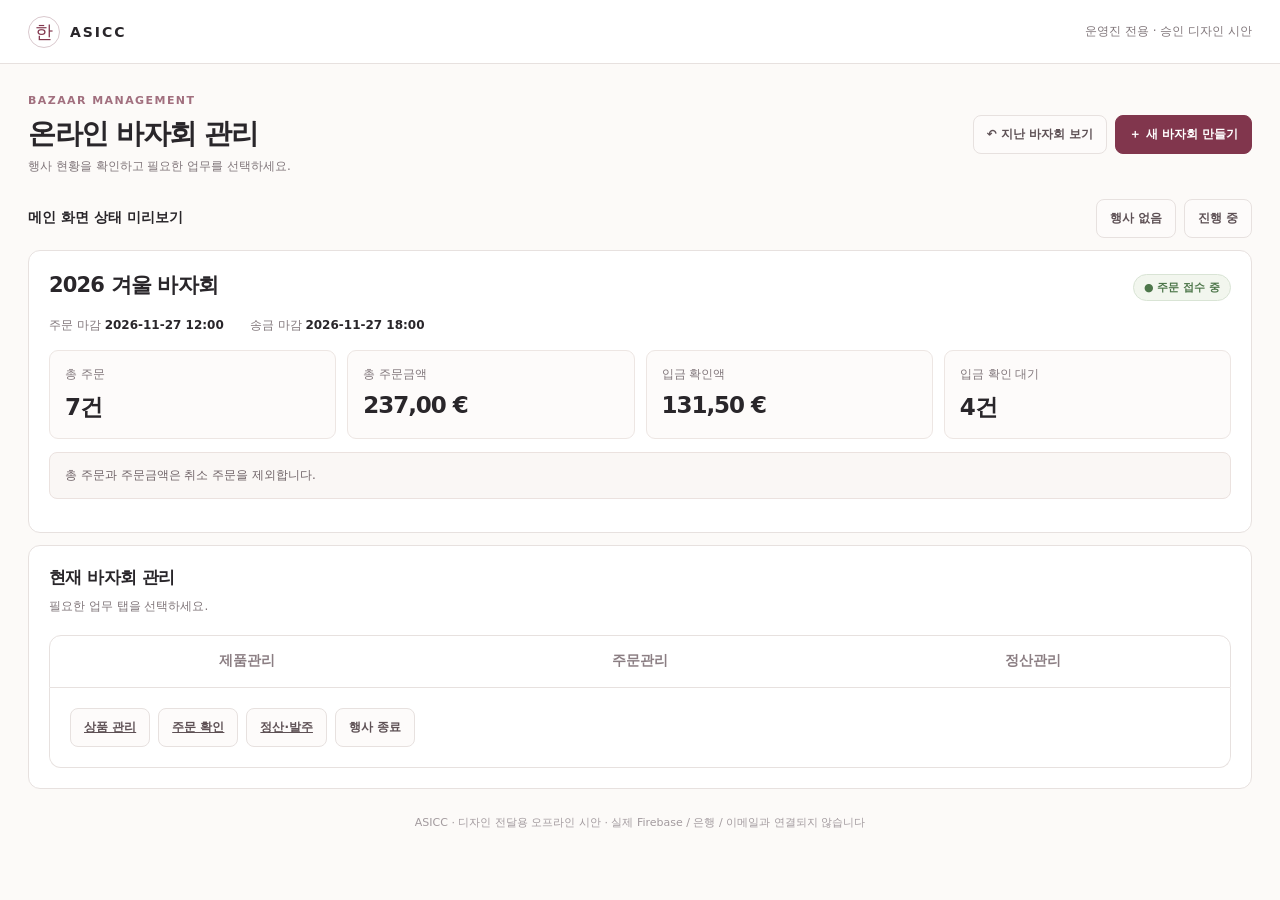
<file: handoff/index.html>
<!doctype html>
<html lang="ko"><head><meta charset="utf-8"><meta name="robots" content="noindex, nofollow"><meta http-equiv="Content-Security-Policy" content="default-src 'self'; connect-src 'none'; script-src 'self'; style-src 'self' 'unsafe-inline'; img-src 'self' data: blob:; form-action 'none'"><meta name="viewport" content="width=device-width, initial-scale=1">
<title>ASICC · ① 바자회 관리 메인 (디자인 시안)</title><link rel="stylesheet" href="assets/style.css"></head>
<body data-page="main"><div class="site"><header><a href="index.html" class="brand" style="color:inherit;text-decoration:none"><span class="brand-mark">한</span> ASICC</a><div class="tagline">운영진 전용 · 승인 디자인 시안</div></header>
<main><div class="topline"><div><p class="eyebrow">BAZAAR MANAGEMENT</p><h1>온라인 바자회 관리</h1><p class="muted small">행사 현황을 확인하고 필요한 업무를 선택하세요.</p></div><div class="actions"><button class="btn neutral" id="global-past">↶ 지난 바자회 보기</button><button class="btn primary" id="global-new">＋ 새 바자회 만들기</button></div></div><div id="app"></div><p class="footer-note">ASICC · 디자인 전달용 오프라인 시안 · 실제 Firebase / 은행 / 이메일과 연결되지 않습니다</p></main></div>
<div class="modal-wrap" id="modal" hidden><div class="modal" role="dialog" aria-modal="true" aria-labelledby="modal-title"><div class="modal-h"><div><h3 id="modal-title"></h3><p id="modal-caption" class="muted small"></p></div><button class="btn neutral" id="modal-close">닫기 ×</button></div><div class="modal-b" id="modal-body"></div><div class="modal-f" id="modal-foot"></div></div></div>
<script src="assets/samples.js"></script><script src="assets/app.js"></script></body></html>
</file>
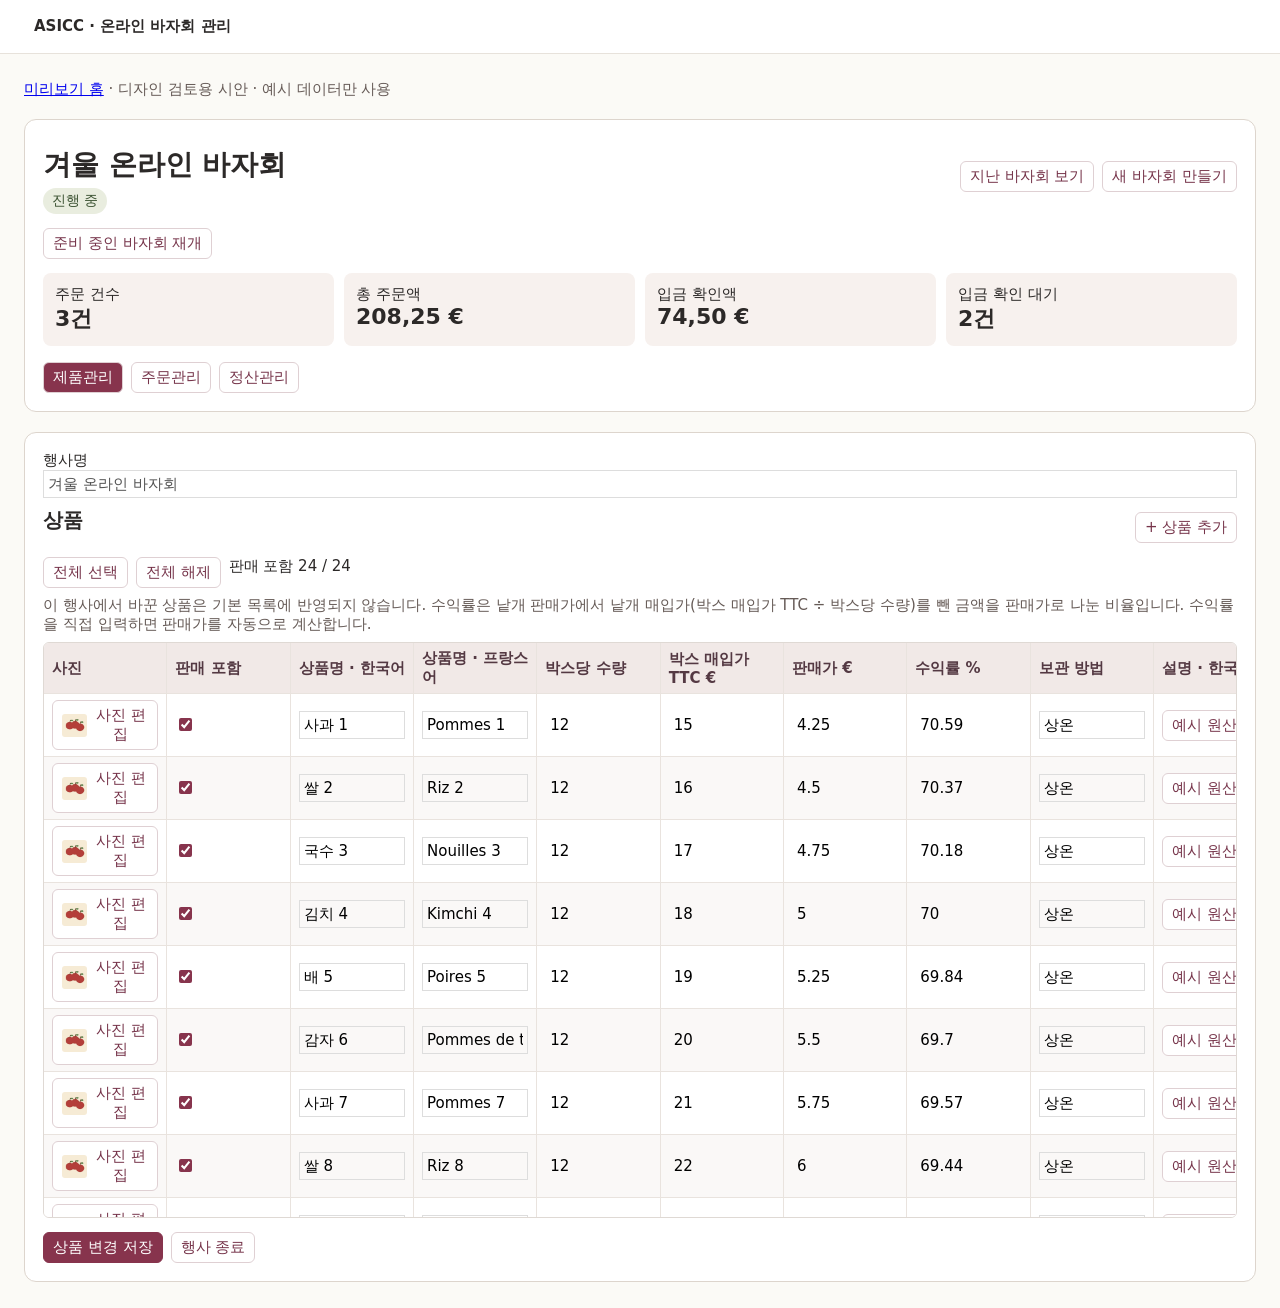
<file: dashboard.html>
<!doctype html><html lang="ko"><meta charset="utf-8"><meta name="viewport" content="width=device-width, initial-scale=1"><title>ASICC · 바자회 업무 시안</title>
<style>
*{box-sizing:border-box}body{margin:0;background:#fbfaf6;color:#2c2928;font:15px system-ui,sans-serif}header{border-bottom:1px solid #e7e2db;background:white;padding:17px 34px;font-weight:700}main{max-width:1390px;margin:26px auto;padding:0 24px}h1{margin:8px 0 4px;font-size:28px}p{margin:8px 0;color:#665b57}.panel{background:white;border:1px solid #ddd5cd;border-radius:12px;padding:18px;margin-top:20px}.bar{display:flex;justify-content:space-between;gap:16px;align-items:center;margin-bottom:12px}.bar h2{margin:0;font-size:20px}.sheet{overflow:auto;max-height:64vh;border:1px solid #dfd9d4;border-radius:6px}table{border-spacing:0;min-width:1480px;width:100%;table-layout:fixed}th{position:sticky;top:0;z-index:2;background:#f1e9e7;text-align:left;color:#543943}th,td{border-right:1px solid #e9e3de;border-bottom:1px solid #e9e3de;padding:6px 8px;height:37px}tbody tr:nth-child(even){background:#faf8f7}tbody tr:nth-child(odd){background:white}tr:hover{background:#f6f0ee!important}.fixed{position:sticky;left:0;background:inherit;z-index:1}th.fixed{background:#f1e9e7;z-index:3}input:not([type=checkbox]),textarea{font:inherit;width:100%;border:1px solid transparent;background:transparent;padding:4px;min-width:0}input:focus,textarea:focus{outline:2px solid #87344d;border-radius:3px}input[type=checkbox]{accent-color:#87344d}button{font:inherit;border:1px solid #dfd0d3;background:#fff;border-radius:6px;padding:5px 9px;color:#76344a;cursor:pointer}.primary{background:#87344d;color:white;border-color:#87344d}.description{width:100%;overflow:hidden;white-space:nowrap;text-overflow:ellipsis;text-align:left}.photo{display:flex;gap:6px;align-items:center}.photo img{width:25px;height:23px;object-fit:cover;border-radius:3px}dialog{width:min(570px,90vw);padding:22px;border:1px solid #d9c6cc;border-radius:10px}dialog::backdrop{background:#24161e55}textarea{border:1px solid #ccbbc1;margin:10px 0}.actions{display:flex;gap:8px;margin-top:14px}

[hidden]{display:none!important} nav,.actions{display:flex;gap:8px;flex-wrap:wrap} nav button[aria-pressed=true]{background:#87344d;color:#fff}.donereport table{min-width:680px;table-layout:auto}.donereport tfoot th{position:static}.paid{color:#295749}.mobile{display:none}.mobile label{display:block;margin:10px 0}.mobile input,.mobile textarea{border:1px solid #ddd}.mobile select{width:100%;padding:7px}.panel input[type=text]{border-color:#ddd}
@media(max-width:700px){main{padding:0 10px}.bar{flex-wrap:wrap}.desktop{display:none}.mobile{display:block}.panel{padding:12px}}

.summary{display:grid;grid-template-columns:repeat(4,1fr);gap:10px;margin-top:14px}.summary div{padding:12px;background:#f7f1ee;border-radius:8px}.summary strong{display:block;font-size:22px}.badge{display:inline-block;padding:4px 9px;background:#e9eddf;color:#3c5333;border-radius:16px;font-size:14px}.top-actions{margin:12px 0}#tabs{margin-top:16px}#orderList details,#purchase details{border-bottom:1px solid #e9e3de;padding:12px 0}summary{cursor:pointer;font-weight:650}.filters{display:flex;gap:8px;flex-wrap:wrap}.filters input:not([type=checkbox]){width:250px;border-color:#ddd}.filters select,select{max-width:100%;font:inherit;padding:6px}.note{white-space:pre-wrap;overflow-wrap:anywhere}.form-row{display:grid;gap:10px;grid-template-columns:1fr 1fr;margin:10px 0}.form-row label{display:block}.form-row input:not([type=checkbox]){border-color:#ddd}.form-row textarea{margin:0}.donereport td input[type=number]{border-color:#ddd;width:80px}.donereport th,.donereport td{vertical-align:top}.top-actions a{align-self:center}.purchase-total{font-weight:700}.report-table{margin-top:9px}
@media(max-width:700px){.summary{grid-template-columns:repeat(2,1fr)}.summary strong{font-size:18px}.form-row{grid-template-columns:1fr}.report-table{overflow:visible;max-height:none;border:none}.report-table table{display:block;min-width:0!important}.report-table thead{position:absolute;width:1px;height:1px;overflow:hidden;clip-path:inset(50%)}.report-table tbody,.report-table tfoot{display:block}.report-table tr{display:block;border:1px solid #e9e3de;border-radius:7px;margin:9px 0}.report-table td,.report-table tfoot th{width:100%;height:auto;display:grid;grid-template-columns:minmax(105px,1fr) minmax(0,1fr);gap:8px;background:transparent;border-right:0}.report-table td:before,.report-table tfoot th:before{content:attr(data-label);font-weight:650;color:#634555}.report-table td input{max-width:100%}}
</style>
<header>ASICC · 온라인 바자회 관리</header><main>
<p><a href="/asicc-preview/">미리보기 홈</a> · 디자인 검토용 시안 · 예시 데이터만 사용</p>
<section class="panel" aria-label="바자회 관리 메인">
<div class="bar"><div><h1 id="title"></h1><span id="eventStatus" class="badge"></span></div><div class="actions top-actions"><button id="pastButton">지난 바자회 보기</button><button id="newEvent">새 바자회 만들기</button></div></div>
<div id="pastPicker" class="actions" hidden><button id="prev" aria-label="이전 회차">← 이전</button><select id="pastSelect" aria-label="지난 바자회 회차"></select><button id="next" aria-label="다음 회차">다음 →</button><button id="backCurrent">현재 바자회로</button></div>
<div id="drafts" class="actions"><button id="resume">준비 중인 바자회 재개</button></div>
<div id="summary" class="summary"></div>
<nav id="tabs" aria-label="바자회 업무"><button data-tab="products">제품관리</button><button data-tab="orders">주문관리</button><button data-tab="settlement">정산관리</button></nav>
</section>
<section class="panel" id="editor">
<label id="eventName">행사명 <input id="name" type="text"></label>
<div class="bar"><h2>상품</h2><div class="actions"><button id="add">+ 상품 추가</button></div></div>
<div id="bulk" class="actions" hidden><button id="selectAll">전체 선택</button><button id="clearAll">전체 해제</button><span id="includedCount" aria-live="polite"></span></div>
<p>이 행사에서 바꾼 상품은 기본 목록에 반영되지 않습니다. 수익률은 낱개 판매가에서 낱개 매입가(박스 매입가 TTC ÷ 박스당 수량)를 뺀 금액을 판매가로 나눈 비율입니다. 수익률을 직접 입력하면 판매가를 자동으로 계산합니다.</p>
<div class="sheet desktop" tabindex="0" aria-label="가로 스크롤 상품 편집표"><table><thead id="head"></thead><tbody id="body"></tbody></table></div>
<div id="mobile" class="mobile"></div>
<div class="actions" id="actions"></div>
</section>

<section id="orders" class="panel" hidden><h2>주문자별 관리</h2>
<div class="filters"><input id="query" type="search" placeholder="주문번호·주문자·비고 검색" aria-label="주문 검색"><select id="filter" aria-label="주문 상태"><option value="all">전체 상태</option><option value="paid">입금 확인</option><option value="reported">송금 신고 · 확인 대기</option><option value="pending">미입금 · 미신고</option><option value="canceled">취소</option></select></div>
<div id="orderList"></div></section>
<section id="settlement" class="donereport" hidden>
<section class="panel"><h2>상품별 주문 집계</h2><p>취소된 주문을 제외한 주문 수량과 판매금액입니다.</p><div class="sheet report-table" id="sales"></div></section>
<section class="panel"><h2>공급업체별 발주 집계</h2><p>주문 수량과 판매금액은 취소를 제외한 전체 주문입니다. 발주 박스와 매입 TTC는 입금 확인 주문과 수동 조정 수량을 기준으로 합니다. 예상 매출총이익은 입금 확인 판매금액에서 발주 매입 TTC를 뺀 값입니다.</p><div class="sheet report-table" id="vendors"></div></section>
<section class="panel"><h2>공급업체별 구매발주서</h2><p>발주 박스 수는 입금 확인 수량을 박스당 수량으로 나눠 올림합니다. 조정한 박스 수와 납품 정보가 다운로드에 반영됩니다.</p><div class="actions"><button id="allPdf">전체 업체 PDF</button><button id="allExcel">전체 업체 Excel</button></div><div id="purchase"></div></section>
</section>
<p id="status" role="status"></p>
<dialog id="detail"><form method="dialog"><h2 id="detailTitle"></h2><textarea aria-label="상품 설명" rows="6"></textarea><div id="photoEdit" hidden><img width="150" alt="상품 사진"><p><label>예시 사진 교체 <input type="file" accept="image/*"></label></p></div><button value="cancel">취소</button> <button class="primary" value="confirm">셀에 적용</button></form></dialog>
<script src="export/xlsx.js"></script><script src="export/pdf.js"></script><script src="dashboard.js"></script></main></html>
</file>
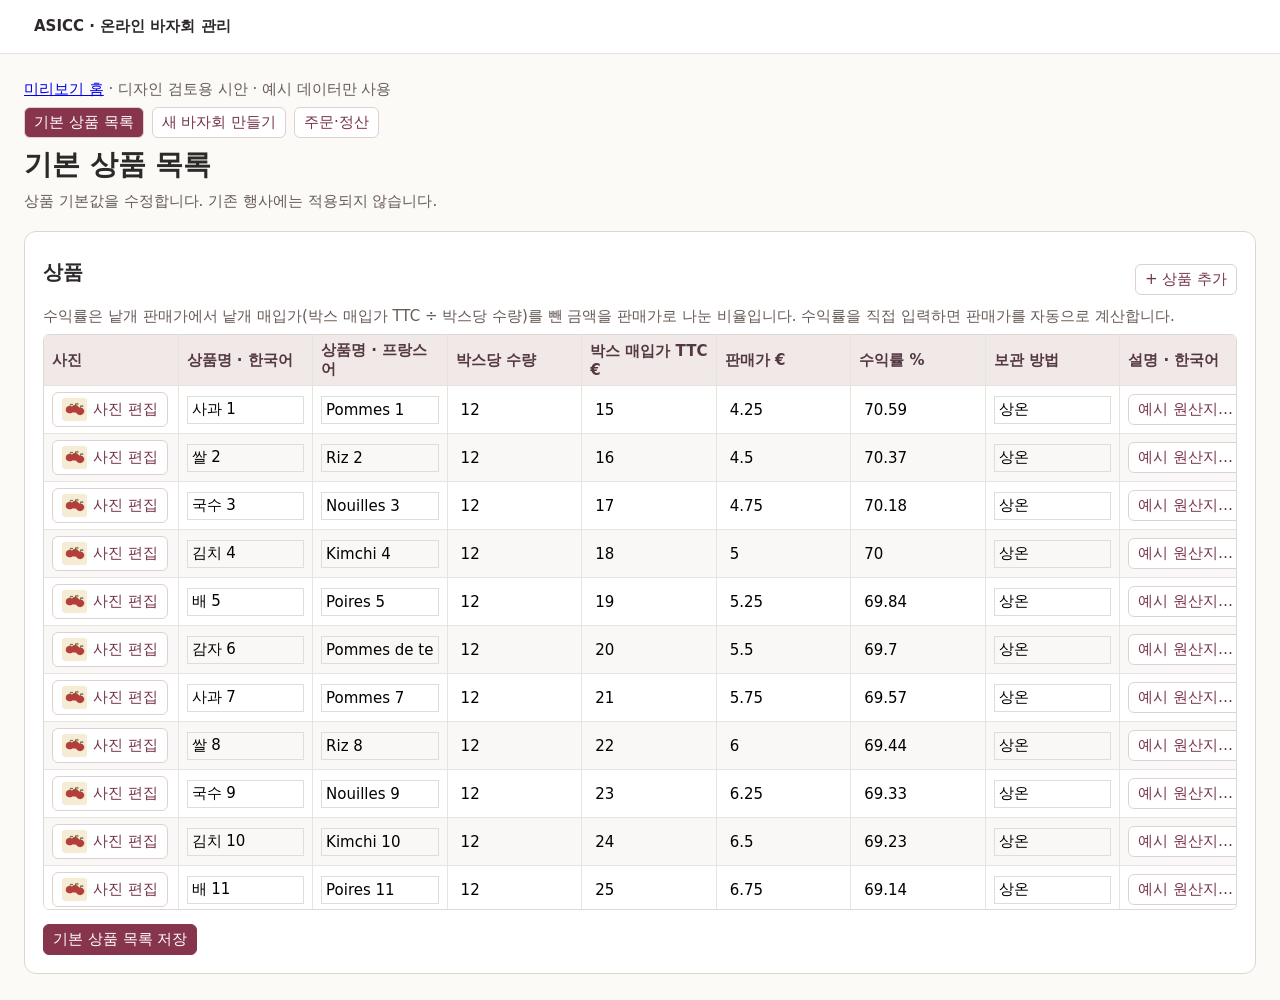
<file: table.html>
<!doctype html><html lang="ko"><meta charset="utf-8"><meta name="viewport" content="width=device-width, initial-scale=1"><title>ASICC · PC 상품 편집 시안</title>
<style>
*{box-sizing:border-box}body{margin:0;background:#fbfaf6;color:#2c2928;font:15px system-ui,sans-serif}header{border-bottom:1px solid #e7e2db;background:white;padding:17px 34px;font-weight:700}main{max-width:1390px;margin:26px auto;padding:0 24px}h1{margin:8px 0 4px;font-size:28px}p{margin:8px 0;color:#665b57}.panel{background:white;border:1px solid #ddd5cd;border-radius:12px;padding:18px;margin-top:20px}.bar{display:flex;justify-content:space-between;gap:16px;align-items:center;margin-bottom:12px}.bar h2{margin:0;font-size:20px}.sheet{overflow:auto;max-height:64vh;border:1px solid #dfd9d4;border-radius:6px}table{border-spacing:0;min-width:1480px;width:100%;table-layout:fixed}th{position:sticky;top:0;z-index:2;background:#f1e9e7;text-align:left;color:#543943}th,td{border-right:1px solid #e9e3de;border-bottom:1px solid #e9e3de;padding:6px 8px;height:37px}tbody tr:nth-child(even){background:#faf8f7}tbody tr:nth-child(odd){background:white}tr:hover{background:#f6f0ee!important}.fixed{position:sticky;left:0;background:inherit;z-index:1}th.fixed{background:#f1e9e7;z-index:3}input:not([type=checkbox]),textarea{font:inherit;width:100%;border:1px solid transparent;background:transparent;padding:4px;min-width:0}input:focus,textarea:focus{outline:2px solid #87344d;border-radius:3px}input[type=checkbox]{accent-color:#87344d}button{font:inherit;border:1px solid #dfd0d3;background:#fff;border-radius:6px;padding:5px 9px;color:#76344a;cursor:pointer}.primary{background:#87344d;color:white;border-color:#87344d}.description{width:100%;overflow:hidden;white-space:nowrap;text-overflow:ellipsis;text-align:left}.photo{display:flex;gap:6px;align-items:center}.photo img{width:25px;height:23px;object-fit:cover;border-radius:3px}dialog{width:min(570px,90vw);padding:22px;border:1px solid #d9c6cc;border-radius:10px}dialog::backdrop{background:#24161e55}textarea{border:1px solid #ccbbc1;margin:10px 0}.actions{display:flex;gap:8px;margin-top:14px}

[hidden]{display:none!important} nav,.actions{display:flex;gap:8px;flex-wrap:wrap} nav button[aria-pressed=true]{background:#87344d;color:#fff}.donereport table{min-width:680px;table-layout:auto}.donereport tfoot th{position:static}.paid{color:#295749}.mobile{display:none}.mobile label{display:block;margin:10px 0}.mobile input,.mobile textarea{border:1px solid #ddd}.mobile select{width:100%;padding:7px}.panel input[type=text]{border-color:#ddd}
@media(max-width:700px){main{padding:0 10px}.bar{flex-wrap:wrap}.desktop{display:none}.mobile{display:block}.panel{padding:12px}}
</style>
<header>ASICC · 온라인 바자회 관리</header><main>
<p><a href="/">미리보기 홈</a> · 디자인 검토용 시안 · 예시 데이터만 사용</p>
<nav aria-label="관리 화면 선택"><button data-page="catalog">기본 상품 목록</button><button data-page="event">새 바자회 만들기</button><button data-page="orders">주문·정산</button></nav>
<h1 id="title"></h1><p id="hint"></p>
<section class="panel" id="editor">
<label id="eventName">행사명 <input id="name" type="text"></label>
<div class="bar"><h2>상품</h2><div class="actions"><button id="add">+ 상품 추가</button></div></div>
<div id="bulk" class="actions" hidden><button id="selectAll">전체 선택</button><button id="clearAll">전체 해제</button><span id="includedCount" aria-live="polite"></span></div>
<p>수익률은 낱개 판매가에서 낱개 매입가(박스 매입가 TTC ÷ 박스당 수량)를 뺀 금액을 판매가로 나눈 비율입니다. 수익률을 직접 입력하면 판매가를 자동으로 계산합니다.</p>
<div class="sheet desktop" tabindex="0" aria-label="가로 스크롤 상품 편집표"><table><thead id="head"></thead><tbody id="body"></tbody></table></div>
<div id="mobile" class="mobile"></div>
<div class="actions" id="actions"></div>
</section>
<section id="reports" class="donereport" hidden>
<section class="panel"><h2>주문자별 입금</h2><div class="sheet" id="payments"></div></section>
<section class="panel"><h2>상품별 주문 집계</h2><div class="sheet" id="products"></div></section>
<section class="panel"><h2>업체별 발주 집계</h2><p>상품별 주문량을 박스당 수량으로 나눠 올림합니다. 예를 들어 17개 주문에 박스당 12개이면 2박스를 발주합니다. 매입액은 발주 박스 수 × 박스 매입가 TTC입니다.</p><div class="sheet" id="vendors"></div></section>
</section>
<p role="status" id="status"></p>
<dialog id="detail"><form method="dialog"><h2 id="detailTitle"></h2><textarea aria-label="상품 설명" rows="6"></textarea><div id="photoEdit" hidden><img width="150" alt="상품 사진"><p><label>예시 사진 교체 <input type="file" accept="image/*"></label></p></div><button value="cancel">취소</button> <button class="primary" value="confirm">셀에 적용</button></form></dialog>
<script>
const by=id=>document.getElementById(id);
const eur=c=>new Intl.NumberFormat('fr-FR',{style:'currency',currency:'EUR'}).format(c/100);
const escapeHtml=v=>String(v??'').replace(/[&<>"']/g,c=>({'&':'&amp;','<':'&lt;','>':'&gt;','"':'&quot;',"'":'&#39;'}[c]));
const names=[['사과','Pommes'],['쌀','Riz'],['국수','Nouilles'],['김치','Kimchi'],['배','Poires'],['감자','Pommes de terre']];
let nextId=0;
const newItem=(i=0)=>({id:"demo-"+(++nextId),included:true,ko:i?names[(i-1)%6][0]+' '+i:'',fr:i?names[(i-1)%6][1]+' '+i:'',dk:i?'예시 원산지와 구성입니다.':'',df:i?'Origine et composition.':'',vendor:i%2?'한빛 식품':'두레 유통',cost:14+i,price:4+i/4,pack:12,storage:'상온',photo:i?'sample.jpg':''});
let catalog=Array.from({length:24},(_,i)=>newItem(i+1)),catalogEdits=structuredClone(catalog);
let event=null,savedEvent=null, pastEvent={name:'지난 예시 바자회',items:structuredClone(catalog),status:'closed'}, mode='catalog', selected=0, currentDetail;
const sampleOrders=[
 {id:'EX-001',name:'예시 주문자 A',paid:false,note:'17시에 찾으러 가겠습니다.\n수령자는 가족입니다.',lines:[[0,17],[1,2]]},
 {id:'EX-002',name:'예시 주문자 B',paid:true,lines:[[0,3],[2,13]]},
 {id:'EX-003',name:'예시 주문자 C',paid:false,lines:[[1,5],[3,6]]}
];
const orderItems=structuredClone(catalog);
const fields=[
 ['photo','사진','photo'],['ko','상품명 · 한국어'],['fr','상품명 · 프랑스어'],
 ['pack','박스당 수량','number'],['cost','박스 매입가 TTC €','number'],['price','판매가 €','number'],
 ['margin','수익률 %','number'],['storage','보관 방법'],
 ['dk','설명 · 한국어','detail'],['df','설명 · 프랑스어','detail'],['vendor','공급업체']
];
const round2=value=>Math.round((value+Number.EPSILON)*100)/100;
const unitCost=item=>item.pack>0&&item.cost!==''?item.cost/item.pack:NaN;
const marginFor=item=>item.price>0&&Number.isFinite(unitCost(item))?round2((1-unitCost(item)/item.price)*100):'';
function syncPricing(item, key, el){
 const value=el.valueAsNumber;
 if(key==='margin'){
  if(!Number.isFinite(value)||value>=100||!(unitCost(item)>0))return;
  item.price=round2(unitCost(item)/(1-value/100));
 }else item[key]=Number.isFinite(value)?value:'';
 const other=key==='margin'?'price':'margin';
 document.querySelectorAll('[data-price-item][data-price-field]').forEach(input=>{
  if(input.dataset.priceItem===item.id&&input.dataset.priceField===other)input.value=other==='price'?item.price:marginFor(item);
 });
}
function updateIncludedCount(){
 if(mode!=='event')return;
 by('includedCount').textContent=`판매 포함 ${event.items.filter(item=>item.included).length} / ${event.items.length}`;
}
const list=()=>mode==='catalog'?catalogEdits:event.items;
const orderTotal=o=>o.lines.reduce((total,[i,qty])=>total+qty*Math.round(orderItems[i].price*100),0);
function action(text,fn,primary=false){const button=document.createElement('button');button.textContent=text;if(primary)button.className='primary';button.onclick=fn;by('actions').append(button);}
function details(item,key,label,type){
 currentDetail={item,key,type};const box=by('detail');box.returnValue='';by('detailTitle').textContent=(item.ko||'새 상품')+' · '+label;
 const area=box.querySelector('textarea');area.hidden=type==='photo';area.value=type==='detail'?item[key]:'';
 by('photoEdit').hidden=type!=='photo';const img=by('photoEdit').querySelector('img');img.src=item.photo||'sample.jpg';
 by('photoEdit').querySelector('input').value='';box.showModal();
}
by('detail').addEventListener('close',async()=>{
 if(by('detail').returnValue!=='confirm'||(mode==='event'&&event.status==='closed'))return;
 const {item,key,type}=currentDetail;
 if(type==='detail')item[key]=by('detail').querySelector('textarea').value;
 else{const file=by('photoEdit').querySelector('input').files[0];if(file)item.photo=URL.createObjectURL(file);}
 drawProducts();
});
function field(item,[key,label,type]){
 const el=document.createElement(type==='detail'||type==='photo'?'button':'input');el.setAttribute('aria-label',label);
 if(type==='detail'||type==='photo'){
  el.className=type==='detail'?'description':'photo';el.textContent=type==='detail'?(item[key]||'설명 입력'):'사진 편집';
  if(type==='photo'&&item.photo){const img=new Image();img.src=item.photo;img.alt='';el.prepend(img);}
  el.onclick=()=>details(item,key,label,type);
 }else{
  el.type=type||'text';
  if(type==='number'){
   if(key!=='margin')el.min=key==='pack'?'1':'0';
   if(key==='margin')el.max='99.99';
   el.step=key==='pack'?'1':'0.01';
   el.value=key==='margin'?marginFor(item):item[key];
   el.dataset.priceItem=item.id;el.dataset.priceField=key;
   el.oninput=()=>syncPricing(item,key,el);
   if(key==='margin')el.onchange=()=>{
    if(el.value!==''&&(!(unitCost(item)>0)||el.valueAsNumber>=100)){
     by('status').textContent='박스 매입가와 박스당 수량을 먼저 입력하세요. 수익률은 100% 미만이어야 합니다.';
    }
    el.value=marginFor(item);
   };
  }else{el.value=item[key];el.oninput=()=>item[key]=el.value;}
 }
 return el;
}
function include(item){
 const el=document.createElement('input');el.type='checkbox';el.checked=item.included;el.setAttribute('aria-label',(item.ko||'새 상품')+' 판매 포함');el.dataset.includeItem=item.id;
 el.onchange=()=>{item.included=el.checked;document.querySelectorAll('[data-include-item]').forEach(input=>{if(input.dataset.includeItem===item.id)input.checked=item.included;});updateIncludedCount();};return el;
}
function drawProducts(){
 const items=list(), columns=mode==='event'?[fields[0],['included','판매 포함'],...fields.slice(1)]:fields;
 by('head').innerHTML='<tr>'+columns.map(([,label])=>'<th scope="col">'+label+'</th>').join('')+'</tr>';
 by('body').replaceChildren();
 for(const item of items){const row=by('body').insertRow();for(const col of columns)row.insertCell().append(col[0]==='included'?include(item):field(item,col));}
 updateIncludedCount();
 const mobile=by('mobile');mobile.replaceChildren();
 if(!items.length)return;
 selected=Math.min(selected,items.length-1);
 const picker=document.createElement('select');picker.setAttribute('aria-label','편집할 상품');
 items.forEach((item,i)=>picker.add(new Option(item.ko||'새 상품',i,i===selected,i===selected)));
 picker.onchange=()=>{selected=Number(picker.value);drawProducts();};mobile.append(picker);
 const item=items[selected];
 for(const col of columns){const label=document.createElement('label');label.textContent=col[1];label.append(col[0]==='included'?include(item):field(item,col));mobile.append(label);}
}
function table(headers,rows,footer=[]){
 const cells=row=>row.map(x=>'<td>'+x+'</td>').join('');
 return '<table><thead><tr>'+headers.map(x=>'<th scope="col">'+x+'</th>').join('')+'</tr></thead><tbody>'+rows.map(row=>'<tr>'+cells(row)+'</tr>').join('')+'</tbody>'+(footer.length?'<tfoot><tr>'+footer.map(x=>'<th>'+x+'</th>').join('')+'</tr></tfoot>':'')+'</table>';
}
function drawReports(){
 by('payments').innerHTML=table(['주문번호','주문자','주문 총액','입금','수령 비고'],sampleOrders.map((o,i)=>[o.id,o.name,eur(orderTotal(o)),o.paid?'<span class="paid">입금 확인</span>':'<button data-pay="'+i+'">입금 확인 처리</button>',o.note?'<span style="white-space:pre-wrap">'+escapeHtml(o.note)+'</span>':'']));
 by('payments').querySelectorAll('[data-pay]').forEach(b=>b.onclick=()=>{if(confirm('이 예시 주문의 전체 금액을 입금 확인 처리할까요?')){sampleOrders[b.dataset.pay].paid=true;drawReports();}});
 const counts=new Map();
 sampleOrders.forEach(o=>o.lines.forEach(([i,qty])=>counts.set(i,(counts.get(i)||0)+qty)));
 const rows=[],vendors=new Map();
 for(const [i,qty] of counts){
  const p=orderItems[i], boxes=Math.ceil(qty/p.pack), cost=boxes*Math.round(p.cost*100), revenue=qty*Math.round(p.price*100);
  rows.push([escapeHtml(p.ko),escapeHtml(p.vendor),qty,eur(revenue)]);
  const subtotal=vendors.get(p.vendor)||[0,0,0,0];[qty,boxes,cost,revenue].forEach((x,j)=>subtotal[j]+=x);vendors.set(p.vendor,subtotal);
 }
 by('products').innerHTML=table(['상품','공급업체','주문 수량','판매금액'],rows);
 const totals=[0,0,0,0];const format=([qty,boxes,cost,sales])=>[qty,boxes,eur(cost),eur(sales),eur(sales-cost)];
 by('vendors').innerHTML=table(['업체','총 주문 수량','발주 박스 수','총 매입 TTC','총 판매금액','예상 매출총이익'],[...vendors].map(([name,subtotal])=>{subtotal.forEach((x,i)=>totals[i]+=x);return [escapeHtml(name)+' 소계',...format(subtotal)];}),['전체 합계',...format(totals)]);
}
function render(next){
 mode=next;by('status').textContent='';document.querySelectorAll('[data-page]').forEach(b=>b.setAttribute('aria-pressed',b.dataset.page===mode));
 by('editor').hidden=mode==='orders';by('reports').hidden=mode!=='orders';
 by('title').textContent={catalog:'기본 상품 목록',event:'새 바자회 · 행사별 상품 편집',orders:'주문·정산'}[mode];
 by('hint').textContent={catalog:'상품 기본값을 수정합니다. 기존 행사에는 적용되지 않습니다.',event:'기본 상품 목록에서 복사한 예시 상품을 편집합니다.',orders:'입금은 주문자별로 확인하고, 발주는 업체별로 집계합니다.'}[mode];
 if(mode==='orders'){drawReports();return;}
 by('eventName').hidden=mode!=='event';
 by('bulk').hidden=mode!=='event';
 if(mode==='event'){event??={name:'겨울 예시 바자회',items:structuredClone(catalog),status:'draft'};by('name').value=event.name;by('hint').textContent=event.name+' · '+({draft:'초안',published:'발행됨',closed:'종료 · 읽기 전용'}[event.status]);}
 selected=0;drawProducts();by('actions').replaceChildren();
 by('name').disabled=mode==='event'&&event.status==='closed';by('add').disabled=by('name').disabled;
 if(mode==='event'&&event.status==='closed'){
  by('bulk').hidden=true;
  for(const input of by('editor').querySelectorAll('.sheet input,.mobile input'))input.disabled=true;
  action('새 행사 만들기',()=>{event=null;savedEvent=null;render('event');});
  return;
 }
 if(mode==='catalog'){action('기본 상품 목록 저장',()=>{catalog=structuredClone(catalogEdits);by('status').textContent='예시 기본 목록을 저장했습니다.';},true);}
 else{
  action('이번 행사에만 저장',()=>saveEvent(false),true);
  action('기본 상품 목록에도 반영',()=>{if(confirm('이번 행사 상품 정보를 기본 상품 목록에도 반영할까요? 다른 행사의 기록은 그대로입니다.'))saveEvent(true);});
  action('발행',()=>{if(confirm('예시 행사를 발행할까요?')){event.status='published';saveEvent(false);by('status').textContent='예시 행사 발행 완료';}});
  action('행사 종료',()=>{if(event.status==='published'&&confirm('예시 행사를 종료할까요?')){event.status='closed';saveEvent(false);pastEvent=structuredClone(event);render('event');by('status').textContent='예시 행사 종료 완료';}else if(event.status!=='published')by('status').textContent='발행된 행사에서 사용할 수 있습니다.';});
  action('초안 삭제',()=>{if(event.status==='draft'&&confirm('예시 초안을 삭제할까요?')){event=null;savedEvent=null;render('catalog');by('status').textContent='예시 초안을 삭제했습니다.';}});
  action('지난 행사 보기',()=>{event=structuredClone(pastEvent);render('event');});
  action('저장된 초안 불러오기',()=>{if(savedEvent){event=structuredClone(savedEvent);render('event');}else by('status').textContent='저장한 초안이 없습니다.';});
 }
}
function saveEvent(updateCatalog){
 event.name=by('name').value.trim()||'이름 없는 바자회';savedEvent=structuredClone(event);
 if(updateCatalog){
  const updates=new Map(event.items.map(({included,...item})=>[item.id,{...item,included:true}]));
  catalog=catalog.map(item=>{const update=updates.get(item.id);updates.delete(item.id);return update||item;});
  catalog.push(...updates.values());catalogEdits=structuredClone(catalog);
 }
 by('status').textContent=updateCatalog?'예시 행사와 기본 목록에 저장했습니다.':'이번 예시 행사에만 저장했습니다.';
}
document.querySelectorAll('[data-page]').forEach(b=>b.onclick=()=>render(b.dataset.page));
function setAllIncluded(included){
 if(mode!=='event'||event.status==='closed')return;
 event.items.forEach(item=>item.included=included);
 drawProducts();
}
by('selectAll').onclick=()=>setAllIncluded(true);
by('clearAll').onclick=()=>setAllIncluded(false);
by('add').onclick=()=>{list().push(newItem());selected=list().length-1;drawProducts();const row=by('body').lastElementChild;row?.scrollIntoView({block:'nearest'});};
const initial=location.hash.slice(1);render(['catalog','event','orders'].includes(initial)?initial:'catalog');
</script></main></html>
</file>
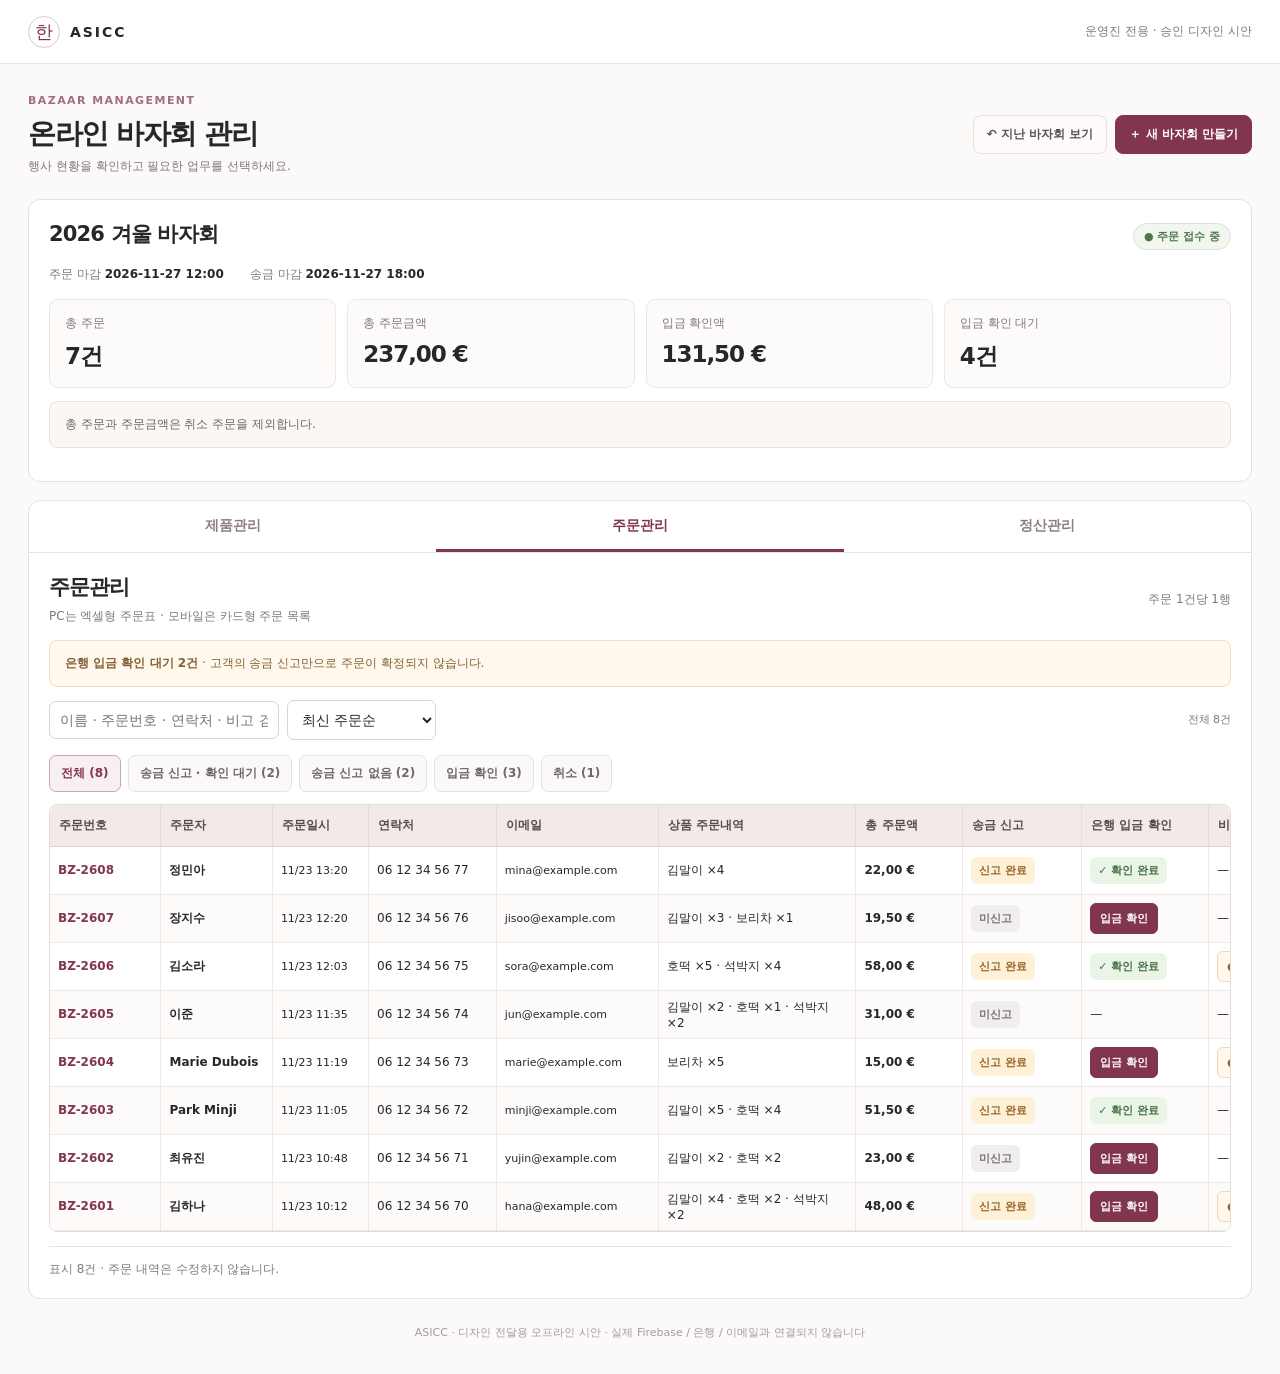
<file: handoff/orders.html>
<!doctype html>
<html lang="ko"><head><meta charset="utf-8"><meta name="robots" content="noindex, nofollow"><meta http-equiv="Content-Security-Policy" content="default-src 'self'; connect-src 'none'; script-src 'self'; style-src 'self' 'unsafe-inline'; img-src 'self' data: blob:; form-action 'none'"><meta name="viewport" content="width=device-width, initial-scale=1">
<title>ASICC · ③ 주문관리 · PC 엑셀형 / 모바일 카드 (디자인 시안)</title><link rel="stylesheet" href="assets/style.css"></head>
<body data-page="orders"><div class="site"><header><a href="index.html" class="brand" style="color:inherit;text-decoration:none"><span class="brand-mark">한</span> ASICC</a><div class="tagline">운영진 전용 · 승인 디자인 시안</div></header>
<main><div class="topline"><div><p class="eyebrow">BAZAAR MANAGEMENT</p><h1>온라인 바자회 관리</h1><p class="muted small">행사 현황을 확인하고 필요한 업무를 선택하세요.</p></div><div class="actions"><button class="btn neutral" id="global-past">↶ 지난 바자회 보기</button><button class="btn primary" id="global-new">＋ 새 바자회 만들기</button></div></div><div id="app"></div><p class="footer-note">ASICC · 디자인 전달용 오프라인 시안 · 실제 Firebase / 은행 / 이메일과 연결되지 않습니다</p></main></div>
<div class="modal-wrap" id="modal" hidden><div class="modal" role="dialog" aria-modal="true" aria-labelledby="modal-title"><div class="modal-h"><div><h3 id="modal-title"></h3><p id="modal-caption" class="muted small"></p></div><button class="btn neutral" id="modal-close">닫기 ×</button></div><div class="modal-b" id="modal-body"></div><div class="modal-f" id="modal-foot"></div></div></div>
<script src="assets/samples.js"></script><script src="assets/app.js"></script></body></html>
</file>
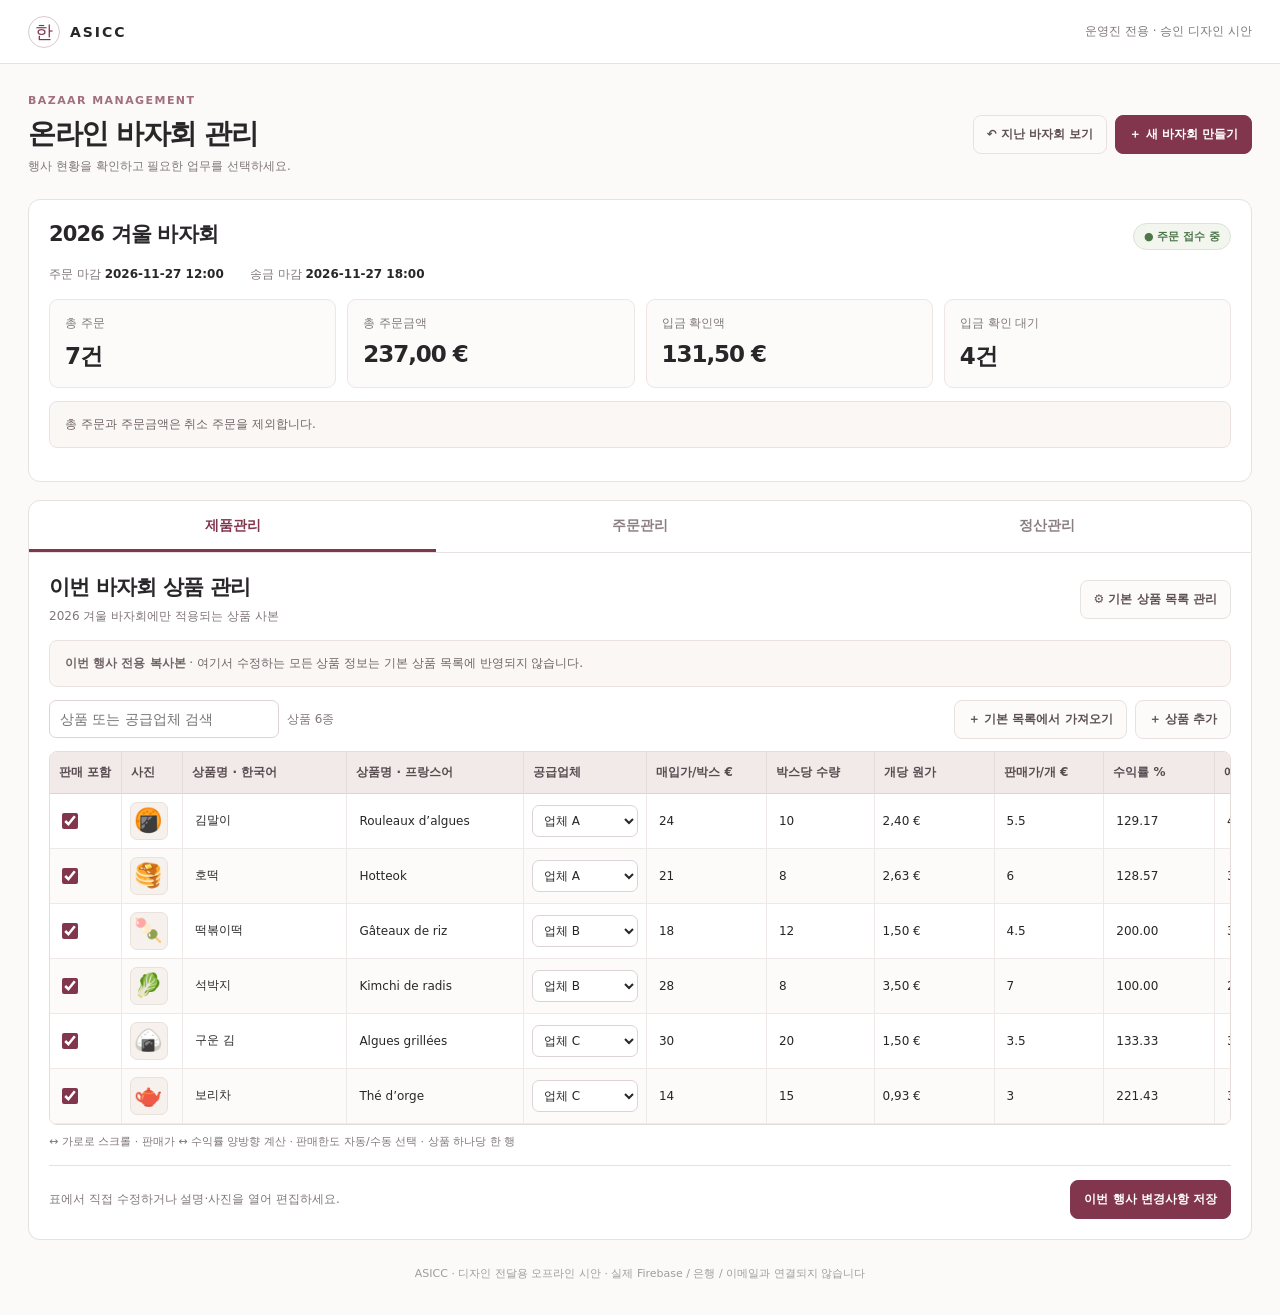
<file: handoff/products.html>
<!doctype html>
<html lang="ko"><head><meta charset="utf-8"><meta name="robots" content="noindex, nofollow"><meta http-equiv="Content-Security-Policy" content="default-src 'self'; connect-src 'none'; script-src 'self'; style-src 'self' 'unsafe-inline'; img-src 'self' data: blob:; form-action 'none'"><meta name="viewport" content="width=device-width, initial-scale=1">
<title>ASICC · ② 제품관리 · PC 엑셀형 (디자인 시안)</title><link rel="stylesheet" href="assets/style.css"></head>
<body data-page="products"><div class="site"><header><a href="index.html" class="brand" style="color:inherit;text-decoration:none"><span class="brand-mark">한</span> ASICC</a><div class="tagline">운영진 전용 · 승인 디자인 시안</div></header>
<main><div class="topline"><div><p class="eyebrow">BAZAAR MANAGEMENT</p><h1>온라인 바자회 관리</h1><p class="muted small">행사 현황을 확인하고 필요한 업무를 선택하세요.</p></div><div class="actions"><button class="btn neutral" id="global-past">↶ 지난 바자회 보기</button><button class="btn primary" id="global-new">＋ 새 바자회 만들기</button></div></div><div id="app"></div><p class="footer-note">ASICC · 디자인 전달용 오프라인 시안 · 실제 Firebase / 은행 / 이메일과 연결되지 않습니다</p></main></div>
<div class="modal-wrap" id="modal" hidden><div class="modal" role="dialog" aria-modal="true" aria-labelledby="modal-title"><div class="modal-h"><div><h3 id="modal-title"></h3><p id="modal-caption" class="muted small"></p></div><button class="btn neutral" id="modal-close">닫기 ×</button></div><div class="modal-b" id="modal-body"></div><div class="modal-f" id="modal-foot"></div></div></div>
<script src="assets/samples.js"></script><script src="assets/app.js"></script></body></html>
</file>
<file: handoff/assets/style.css>
:root{--wine:#81364d;--wine-dark:#69253b;--ink:#29262a;--muted:#81777b;--line:#e7e1df;--bg:#fcfaf8;--panel:#f9f6f4;--green:#4c784a;--amber:#a36f25}*{box-sizing:border-box}html{font-family:system-ui,-apple-system,Segoe UI,Arial,sans-serif;background:#f3f0ee;color:var(--ink)}body{margin:0;font-size:14px}button,input,select,textarea{font:inherit}button{cursor:pointer}button:disabled{opacity:.5;cursor:not-allowed}a{color:inherit}button:focus-visible,a:focus-visible,input:focus-visible,select:focus-visible,textarea:focus-visible{outline:2px solid var(--wine);outline-offset:2px}.site{max-width:1500px;min-height:100vh;margin:auto;background:var(--bg)}header{height:64px;display:flex;align-items:center;justify-content:space-between;padding:0 28px;background:white;border-bottom:1px solid var(--line)}.brand{font-size:14px;font-weight:800;letter-spacing:.14em;display:flex;align-items:center;gap:10px}.brand-mark{border:1px solid #dac9ce;width:32px;height:32px;border-radius:50%;display:grid;place-items:center;color:var(--wine);font:18px Georgia,serif;letter-spacing:0}.tagline{font-size:12px;color:var(--muted)}main{padding:28px;max-width:1460px;margin:0 auto}.eyebrow{font-size:11px;color:#a16f7e;letter-spacing:.13em;font-weight:800;margin:0 0 7px}.topline{display:flex;align-items:center;justify-content:space-between;gap:15px;flex-wrap:wrap;margin-bottom:22px}h1{font-size:28px;letter-spacing:-.05em;margin:0 0 6px;line-height:1.2}h2{font-size:21px;letter-spacing:-.04em;margin:0 0 6px}h3{font-size:17px;letter-spacing:-.035em;margin:0 0 8px}p{line-height:1.65;margin:0}.muted{color:var(--muted)}.tiny{font-size:11px}.small{font-size:12px}.btn{border-radius:8px;border:1px solid #dacbd0;background:#fff;color:var(--wine);font-size:12px;font-weight:750;padding:10px 13px;min-height:38px;white-space:nowrap}.btn.primary{background:var(--wine);border-color:var(--wine);color:white}.btn.neutral{border-color:var(--line);color:#5e5155;background:#fdfbfa}.btn.danger{color:#ac5269;border-color:#e4cbd2}.btn.ghost{border:0;background:transparent;padding:6px}.toolbar{display:flex;align-items:center;justify-content:space-between;flex-wrap:wrap;gap:10px}.actions{display:flex;gap:8px;flex-wrap:wrap;align-items:center}.panel{border:1px solid var(--line);border-radius:12px;background:white;margin:12px 0}.panel.pad{padding:20px}.status{border:1px solid #d9e4d5;background:#f2f6ee;color:#4d764a;border-radius:30px;display:inline-block;padding:5px 10px;font-size:11px;font-weight:700}.status.draft{background:#fdf4e7;color:#91632e;border-color:#ead9bd}.status.old{background:#f6f4f2;color:#827779;border-color:#e7e0de}.metrics{display:grid;grid-template-columns:repeat(4,minmax(0,1fr));gap:11px;margin-top:16px}.metric{border:1px solid #ede6e3;border-radius:9px;background:#fdfbfa;padding:15px;min-width:0}.metric span{color:var(--muted);font-size:12px;display:block}.metric strong{font-size:23px;letter-spacing:-.045em;display:block;margin-top:9px;white-space:nowrap}.metric small{font-size:11px;color:var(--muted);margin-top:6px;display:block}.tabs{display:grid;grid-template-columns:repeat(3,minmax(0,1fr));background:white;border:1px solid var(--line);border-bottom:1px solid var(--line);border-radius:12px 12px 0 0;margin-top:18px;overflow:hidden}.tabs a{text-align:center;text-decoration:none;color:#8b7e83;font-size:14px;padding:16px 7px 14px;border-bottom:3px solid transparent;font-weight:750}.tabs a.active{color:var(--wine);border-bottom-color:var(--wine)}.tabbody{background:white;border:1px solid var(--line);border-top:0;border-radius:0 0 12px 12px;padding:20px}.notice{border:1px solid #ebe2df;border-radius:8px;background:#faf7f5;padding:13px 15px;font-size:12px;color:#706468;margin:13px 0;line-height:1.6}.warning{border:1px solid #eddfc9;background:#fff8ed;color:#826136}.positive{border:1px solid #d5e5d2;background:#f0f7ee;color:#4b744b}.filters{display:flex;gap:7px;flex-wrap:wrap;margin:15px 0 11px}.filter{border:1px solid var(--line);background:#fbf9f7;border-radius:7px;color:#70666b;padding:9px 11px;font-size:12px;font-weight:650}.filter.active{background:#f8eff2;color:var(--wine);border-color:#c9a6b1}.search{border:1px solid #ded4d6;border-radius:7px;background:white;padding:10px;color:var(--ink);min-width:230px;outline:none}.select{border:1px solid #ddd3d6;padding:10px;border-radius:7px;background:white;color:var(--ink)}.sheet{border:1px solid #e4dcd9;border-radius:8px;max-width:100%;overflow:auto;max-height:530px;margin-top:12px}.sheet table{width:100%;min-width:1430px;border-collapse:separate;border-spacing:0;text-align:left;table-layout:fixed;font-size:12px}.sheet th{position:sticky;top:0;background:#f2eae8;color:#574b50;padding:12px 9px;font-weight:800;z-index:3;white-space:nowrap;border-bottom:1px solid #dfd4d4;border-right:1px solid #e6dcdb}.sheet td{border-right:1px solid #eee8e7;border-bottom:1px solid #eee8e7;padding:8px 8px;vertical-align:middle;background:white}.sheet tr:nth-child(even) td{background:#fdfbfa}.sheet tr:hover td{background:#faf3f5}.sheet .sticky-one{position:sticky;left:0;z-index:2;background:#fff}.sheet .sticky-two{position:sticky;left:110px;z-index:2;background:#fff}.sheet th.sticky-one,.sheet th.sticky-two{z-index:4;background:#f2eae8}.cell{background:transparent;border:1px solid transparent;border-radius:4px;color:var(--ink);width:100%;min-width:0;padding:7px 3px;font-size:12px}.cell:hover,.cell:focus{border-color:#c6a2af;background:white}.linkbtn{font-size:11px;background:white;border:1px solid #e1d2d7;color:var(--wine);border-radius:6px;padding:7px 9px;white-space:nowrap;font-weight:750}.linkbtn.dark{background:var(--wine);color:white;border-color:var(--wine)}.linkbtn.warn{background:#fff8eb;color:#906c31;border-color:#ead7ba}input[type=checkbox]{accent-color:var(--wine);width:16px;height:16px}.thumb{width:38px;height:38px;background:#f6f1ed;border:1px solid #e9e1dc;border-radius:7px;display:grid;place-items:center;font-size:23px}.state{font-size:11px;font-weight:750;display:inline-block;border-radius:6px;padding:6px 8px;white-space:nowrap}.state.reported{background:#fff0d8;color:#936522}.state.unpaid{background:#f0edef;color:#786f78}.state.confirmed{background:#eaf5e8;color:#467147}.state.canceled{background:#faebec;color:#a96872}.footbar{border-top:1px solid var(--line);margin-top:14px;padding-top:14px;display:flex;justify-content:space-between;align-items:center;gap:12px;flex-wrap:wrap}.modal-wrap{position:fixed;inset:0;background:#281920a9;display:flex;align-items:center;justify-content:center;padding:15px;z-index:100}.modal-wrap[hidden]{display:none}.modal{background:#fff;border-radius:13px;width:min(740px,100%);max-height:91vh;overflow:auto;box-shadow:0 18px 55px #0003}.modal-h{border-bottom:1px solid var(--line);padding:19px 22px;display:flex;justify-content:space-between;align-items:center;gap:12px}.modal-b{padding:20px 22px}.modal-f{padding:14px 22px;border-top:1px solid var(--line);display:flex;justify-content:flex-end;gap:9px;flex-wrap:wrap}.form-grid{display:grid;grid-template-columns:1fr 1fr;gap:13px}.field{display:flex;flex-direction:column;gap:7px;font-weight:700;font-size:12px}.field.wide{grid-column:1/-1}.field input,.field textarea,.field select{width:100%;border:1px solid #dfd5d7;border-radius:7px;padding:11px;color:var(--ink);background:white;font-weight:400}.field textarea{min-height:90px;resize:vertical}.modal-row{display:flex;align-items:center;justify-content:space-between;gap:15px;border-bottom:1px solid #eee9e8;padding:11px 0}.empty{text-align:center;padding:58px 20px}.empty i{display:grid;place-items:center;background:#faf4f6;border:1px solid #ebdce1;color:#a0848d;border-radius:50%;width:65px;height:65px;font-size:27px;margin:0 auto 17px;font-style:normal}.empty h2{font-size:21px}.footer-note{text-align:center;color:#a29a9e;font-size:11px;margin:25px 0 4px}.past-select{display:flex;align-items:center;gap:8px}.past-select select{flex:1;min-width:0}.info-row{display:flex;flex-wrap:wrap;gap:10px 26px;margin-top:12px;color:var(--muted);font-size:12px}.info-row b{color:var(--ink)}.order-cards{display:none}.order-card{border-bottom:1px solid var(--line);padding:14px;cursor:pointer}.order-card:last-child{border:0}.order-card:hover{background:#faf2f4}.supplier-grid{display:grid;grid-template-columns:repeat(2,1fr);gap:10px}.vendor-box{padding:15px;border:1px solid var(--line);border-radius:9px}.vendor-box.active{border-color:#c8a5b1;background:#fcf8fa}.vendor-stats{display:grid;grid-template-columns:repeat(3,1fr);gap:8px;margin:15px 0}.vendor-stats span{font-size:11px;color:var(--muted)}.vendor-stats b{display:block;margin-top:5px;font-size:15px}.po-preview{background:#fff;border:1px solid #e1d6d5;padding:30px;max-width:850px;margin:15px auto}.po-preview h2{text-align:center;letter-spacing:.08em;margin:4px 0 20px}.po-preview table{width:100%;border-collapse:collapse;font-size:12px;margin-top:16px}.po-preview th,.po-preview td{border:1px solid #e3d8d8;padding:9px;text-align:left}.po-preview th{background:#f5f1ef}.summary-bar{display:flex;justify-content:space-between;align-items:center;gap:10px;padding:15px 0;border-top:1px solid var(--line);margin-top:13px}.summary-bar strong{font-size:21px;color:var(--wine)}
@media(max-width:820px){header{padding:0 15px}main{padding:17px 11px}h1{font-size:24px}.metrics{grid-template-columns:repeat(2,minmax(0,1fr));gap:8px}.metric{padding:12px}.metric strong{font-size:19px}.panel.pad{padding:14px}.tabbody{padding:15px 10px}.actions{width:auto}.form-grid{grid-template-columns:1fr}.vendor-stats{grid-template-columns:repeat(2,1fr)}.supplier-grid{grid-template-columns:1fr}}
@media(max-width:760px){body[data-page=orders] .sheet{display:none}body[data-page=orders] .order-cards{display:block;border:1px solid var(--line);border-radius:9px;overflow:hidden}.desktop-only{display:none!important}.search{min-width:0;max-width:none;width:100%}}
@media print{header,.topline,.tabs,.buttons,.btn,.footer-note{display:none!important}.site{max-width:none}.po-preview{border:0;padding:0}.modal-wrap{position:static;background:white}.modal{box-shadow:none;max-height:none;width:100%}}
</file>
